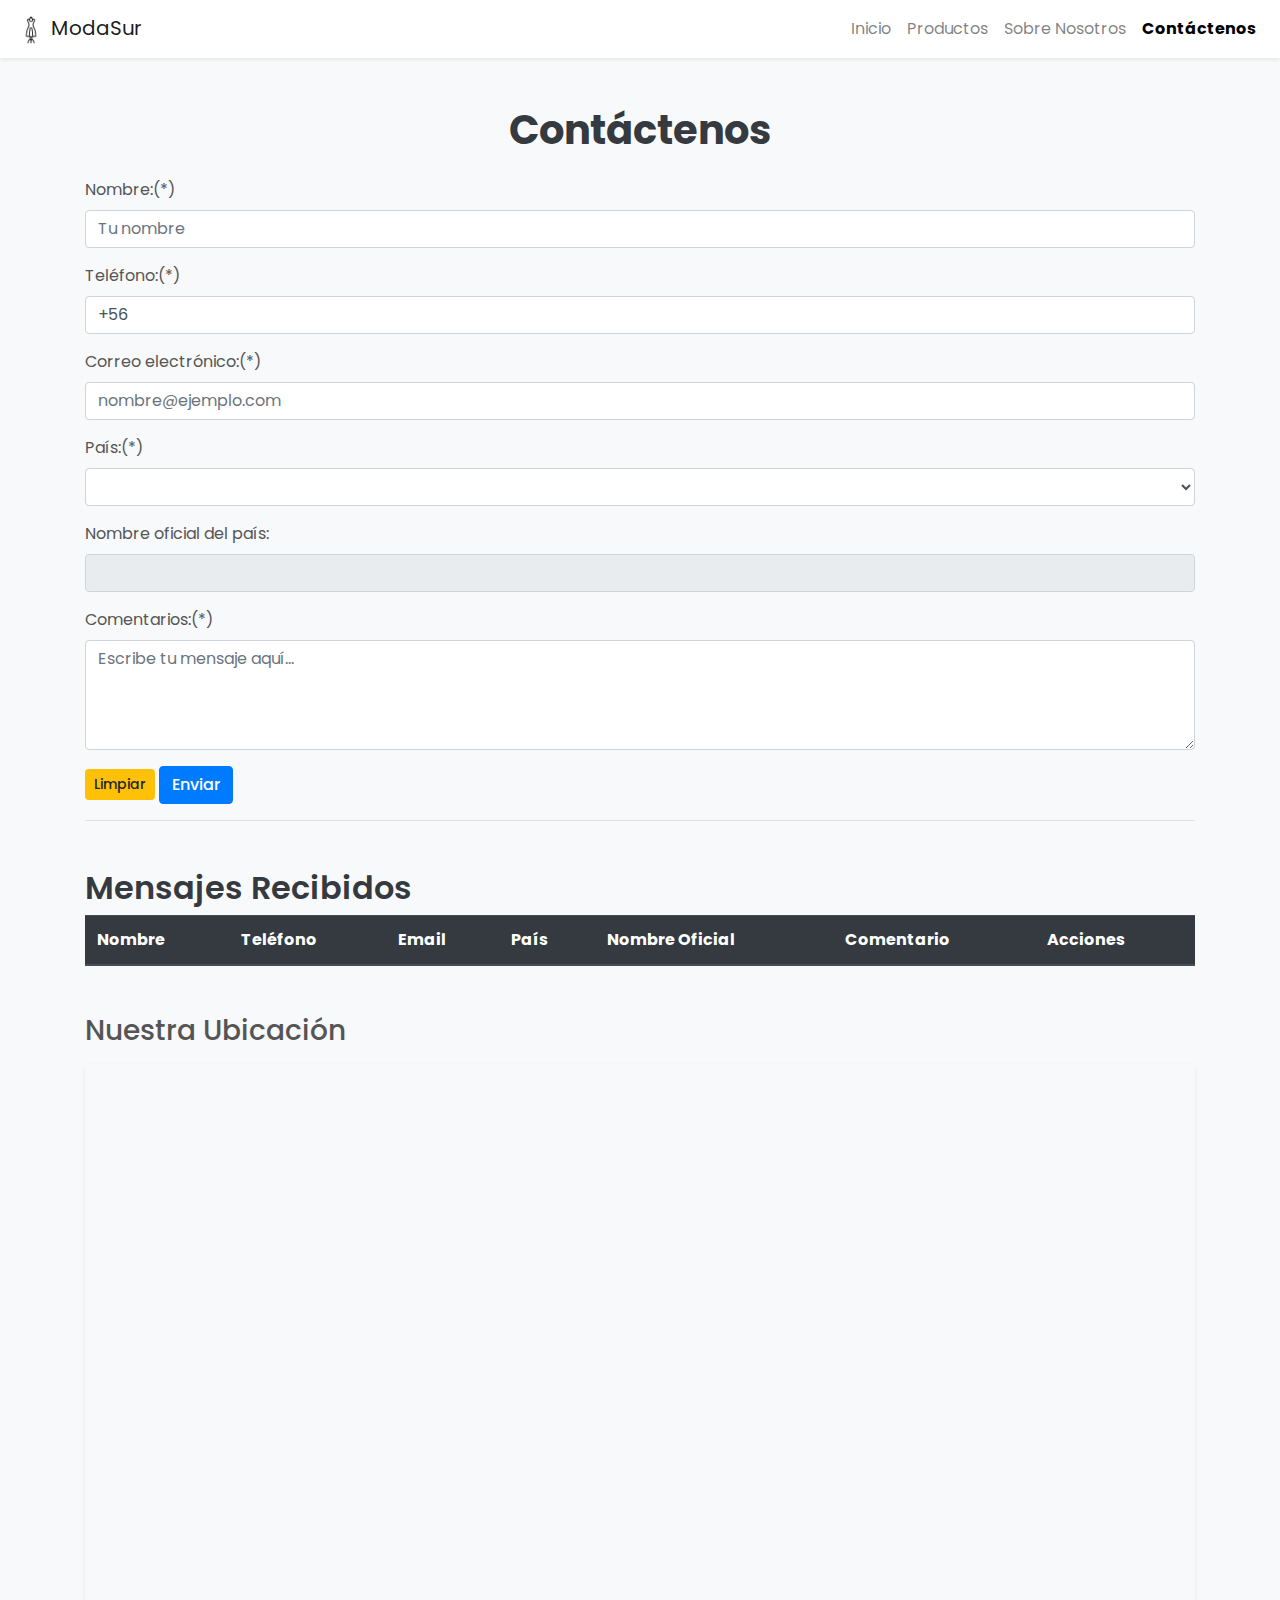
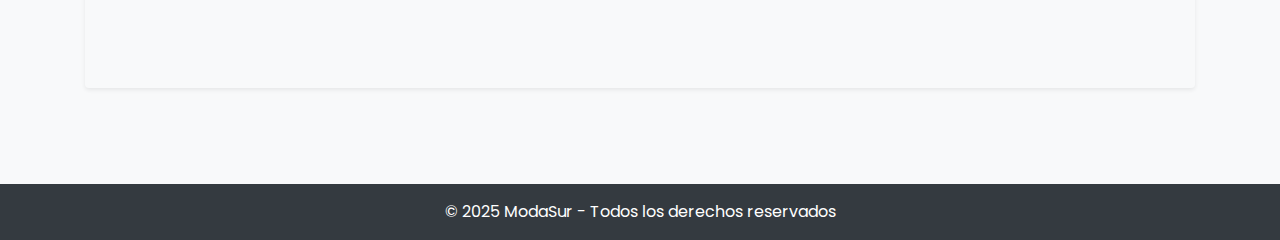
<file: contacto.html>
<!DOCTYPE html>
<html lang="es">
<head>
  <meta charset="UTF-8" />
  <meta name="viewport" content="width=device-width, initial-scale=1.0" />
  <title>ModaSur - Contáctenos</title>
  <link rel="icon" href="/imagenes/maniqui.png" type="image/png" />
  <link rel="stylesheet" href="https://stackpath.bootstrapcdn.com/bootstrap/4.5.2/css/bootstrap.min.css" />
  <link href="https://fonts.googleapis.com/css2?family=Poppins:wght@300;400&display=swap" rel="stylesheet" />
  <link rel="stylesheet" href="style.css" />
</head>
<body class="d-flex flex-column min-vh-100">
  <!-- NAVBAR -->
  <nav class="navbar navbar-expand-lg navbar-light bg-white shadow-sm">
    <a class="navbar-brand" href="index.html">
      <img src="/imagenes/maniqui.png" alt="ModaSur" height="30"> ModaSur
    </a>
    <button class="navbar-toggler" type="button" data-toggle="collapse" data-target="#navbarNav">
      <span class="navbar-toggler-icon"></span>
    </button>
    <div class="collapse navbar-collapse" id="navbarNav">
      <ul class="navbar-nav ml-auto">
        <a class="nav-link" href="index.html">Inicio</a>
        <a class="nav-link" href="servicios.html">Productos</a>
        <a class="nav-link" href="nosotros.html">Sobre Nosotros</a>
        <a class="nav-link active font-weight-bold" href="contacto.html">Contáctenos</a>
      </ul>
    </div>
  </nav>

  <main class="flex-fill container py-5">
    <h1 class="text-center mb-4">Contáctenos</h1>

    <!-- Formulario de contacto -->

    <form id="formularioContacto">
      <div class="form-group">
        <label for="nombre">Nombre:(*)</label>
        <input type="text" class="form-control" id="nombre" placeholder="Tu nombre">
      </div>

      <div class="form-group">
        <label for="telefono">Teléfono:(*)</label>
        <input type="text" class="form-control" id="telefono" placeholder="+56 912345678" value="+56">
      </div>
      
      <div class="form-group">
        <label for="correo">Correo electrónico:(*)</label>
        <input type="email" class="form-control" id="correo" placeholder="nombre@ejemplo.com">
      </div>

      <div class="form-group">
        <label for="pais">País:(*)</label>
        <select class="form-control" id="pais"></select>
      </div>

      <div class="form-group">
        <label for="nombreOficial">Nombre oficial del país:</label>
        <input type="text" class="form-control" id="nombreOficial" readonly>
      </div>

      <div class="form-group">
        <label for="mensaje">Comentarios:(*)</label>
        <textarea class="form-control" id="mensaje" rows="4" placeholder="Escribe tu mensaje aquí..."></textarea>
      </div>

      <button class="btn btn-sm btn-warning" id="buttonClean" type="button">Limpiar</button>
      <button type="submit" class="btn btn-primary">Enviar</button>
    </form>

    <!-- Tabla de contactos -->
    <hr>
    <h2 class="mt-5">Mensajes Recibidos</h2>
    <table class="table">
      <thead class="thead-dark">
        <tr>
          <th>Nombre</th>
          <th>Teléfono</th>
          <th>Email</th>
          <th>País</th>
          <th>Nombre Oficial</th>
          <th>Comentario</th>
          <th>Acciones</th>
        </tr>
      </thead>
      <tbody id="tablaContactos"></tbody>
    </table>

    <!-- Ubicación -->
    <h3 class="mt-5 mb-3">Nuestra Ubicación</h3>
    <div class="embed-responsive embed-responsive-16by9 mb-5 shadow-sm rounded">
      <iframe src="https://www.google.com/maps/embed?pb=!1m18!1m12!1m3!1d3455.9716477517386!2d-70.60913082403759!3d-33.417479295824904!2m3!1f0!2f0!3f0!3m2!1i1024!2i768!4f13.1!3m3!1m2!1s0x9662cf69d4719305%3A0x95a5b7fd1f2ed79a!2sAv.%20Andr%C3%A9s%20Bello%202425%2C%20Gran%20Torre%20Santiago%2C%207510689%20Providencia%2C%20Regi%C3%B3n%20Metropolitana!5e1!3m2!1ses-419!2scl!4v1749966119734!5m2!1ses-419!2scl" width="600" height="450" style="border:0;" allowfullscreen="" loading="lazy" referrerpolicy="no-referrer-when-downgrade"></iframe>
    </div>
  </main>

  <!-- Footer -->
  <footer class="bg-dark text-white p-3 mt-auto">
    <div class="text-center">
      <p class="mb-0">&copy; 2025 ModaSur - Todos los derechos reservados</p>
    </div>
  </footer>

  <!-- Scripts -->
  <script src="https://code.jquery.com/jquery-3.5.1.min.js"></script>
  <script>
    let editIndex = -1;

    $(document).ready(function () {
      cargarPaises();
      listarContactos();
    
      // Esto es para que el teléfono siempre empiece con +56 y tenga máximo 9 dígitos
      $('#telefono').on('input', function () {
        if (!this.value.startsWith('+56')) {
          this.value = '+56';
        }
        const soloNumeros = this.value.replace(/\D/g, '').substring(2, 11);
        this.value = '+56' + soloNumeros;
      });
    
    
      $('#pais').on('change', function () {
        const seleccionado = $('#pais option:selected');
        $('#nombreOficial').val(seleccionado.data('oficial'));
      });

      $('#buttonClean').on('click', function () {
        if (confirm('¿Estás seguro que deseas limpiar el formulario?')) {
          $('#formularioContacto')[0].reset();
          $('#pais').val('').trigger('change');
          $('#nombreOficial').val('');
          editIndex = -1;
        }
      });

      $('#formularioContacto').on('submit', function (e) {
        e.preventDefault();

        const nombre = $('#nombre').val().trim();
        const telefono = $('#telefono').val().trim();
        const correo = $('#correo').val().trim();
        const pais = $('#pais').val();
        const nombreOficial = $('#nombreOficial').val();
        const mensaje = $('#mensaje').val().trim();

        let errores = [];
        if (!nombre) errores.push("El nombre es obligatorio");
        if (!telefono || telefono === '+56') {
          errores.push("Debe ingresar su número de teléfono después del +56");
        } else if (!/^\+56\d{9}$/.test(telefono)) {
          errores.push("El teléfono debe tener exactamente 9 dígitos después del +56 (ej: +56912345678)");
        }
        
        if (!correo) {
          errores.push("El correo es obligatorio");
        } else {
          const regex = /^[^@\s]+@[^@\s]+\.[^@\s]+$/;
          if (!regex.test(correo)) errores.push("Correo no válido");
        }
        if (!pais) errores.push("Debe seleccionar un país");
        if (!mensaje) errores.push("Debe ingresar un comentario");

        if (errores.length > 0) {
          alert("Errores:\n" + errores.join("\n"));
          return;
        }

        const contacto = { nombre, telefono, correo, pais, nombreOficial, mensaje };
        let contactos = JSON.parse(localStorage.getItem('contactos')) || [];

        if (editIndex === -1) {
          contactos.push(contacto);
        } else {
          contactos[editIndex] = contacto;
          editIndex = -1;
        }

        localStorage.setItem('contactos', JSON.stringify(contactos));
        this.reset();
        $('#nombreOficial').val('');
        listarContactos();
      });
    });

    function cargarPaises() {
      $.ajax({
        url: 'https://restcountries.com/v3.1/lang/spanish',
        method: 'GET',
        success: function (data) {
          $('#pais').empty();
          $('#pais').append('<option value=\"\">Seleccione País</option>');
          data.forEach(function (p) {
            const nombre = p.name.nativeName?.spa?.common || p.name.common;
            const oficial = p.name.nativeName?.spa?.official || p.name.official;
            $('#pais').append(`<option value="${nombre}" data-oficial=\"${oficial}\">${nombre}</option>`);
          });
        },
        error: function () {
          alert("No se pudo cargar la lista de países");
        }
      });
    }

    function listarContactos() {
      const contactos = JSON.parse(localStorage.getItem('contactos')) || [];
      $('#tablaContactos').empty();
      contactos.forEach((c, i) => {
        $('#tablaContactos').append(`
          <tr>
            <td>${c.nombre}</td>
            <td>${c.telefono}</td>
            <td>${c.correo}</td>
            <td>${c.pais}</td>
            <td>${c.nombreOficial}</td>
            <td>${c.mensaje}</td>
            <td>
              <button class="btn btn-sm btn-warning" onclick="editarContacto(${i})">Editar</button>
              <button class="btn btn-sm btn-danger" onclick="eliminarContacto(${i})">Eliminar</button>
            </td>
          </tr>
        `);
      });
    }

    function editarContacto(index) {
      const contactos = JSON.parse(localStorage.getItem('contactos')) || [];
      const c = contactos[index];
      $('#nombre').val(c.nombre);
      $('#telefono').val(c.telefono);
      $('#correo').val(c.correo);
      $('#pais').val(c.pais).trigger('change');
      $('#nombreOficial').val(c.nombreOficial);
      $('#mensaje').val(c.mensaje);
      editIndex = index;
    }

    function eliminarContacto(index) {
      let contactos = JSON.parse(localStorage.getItem('contactos')) || [];
      if (confirm('¿Estás seguro que quieres eliminar este contacto?')) {
        contactos.splice(index, 1);
        localStorage.setItem('contactos', JSON.stringify(contactos));
        listarContactos();
      }
    }
  </script>
</body>
</html>
</file>
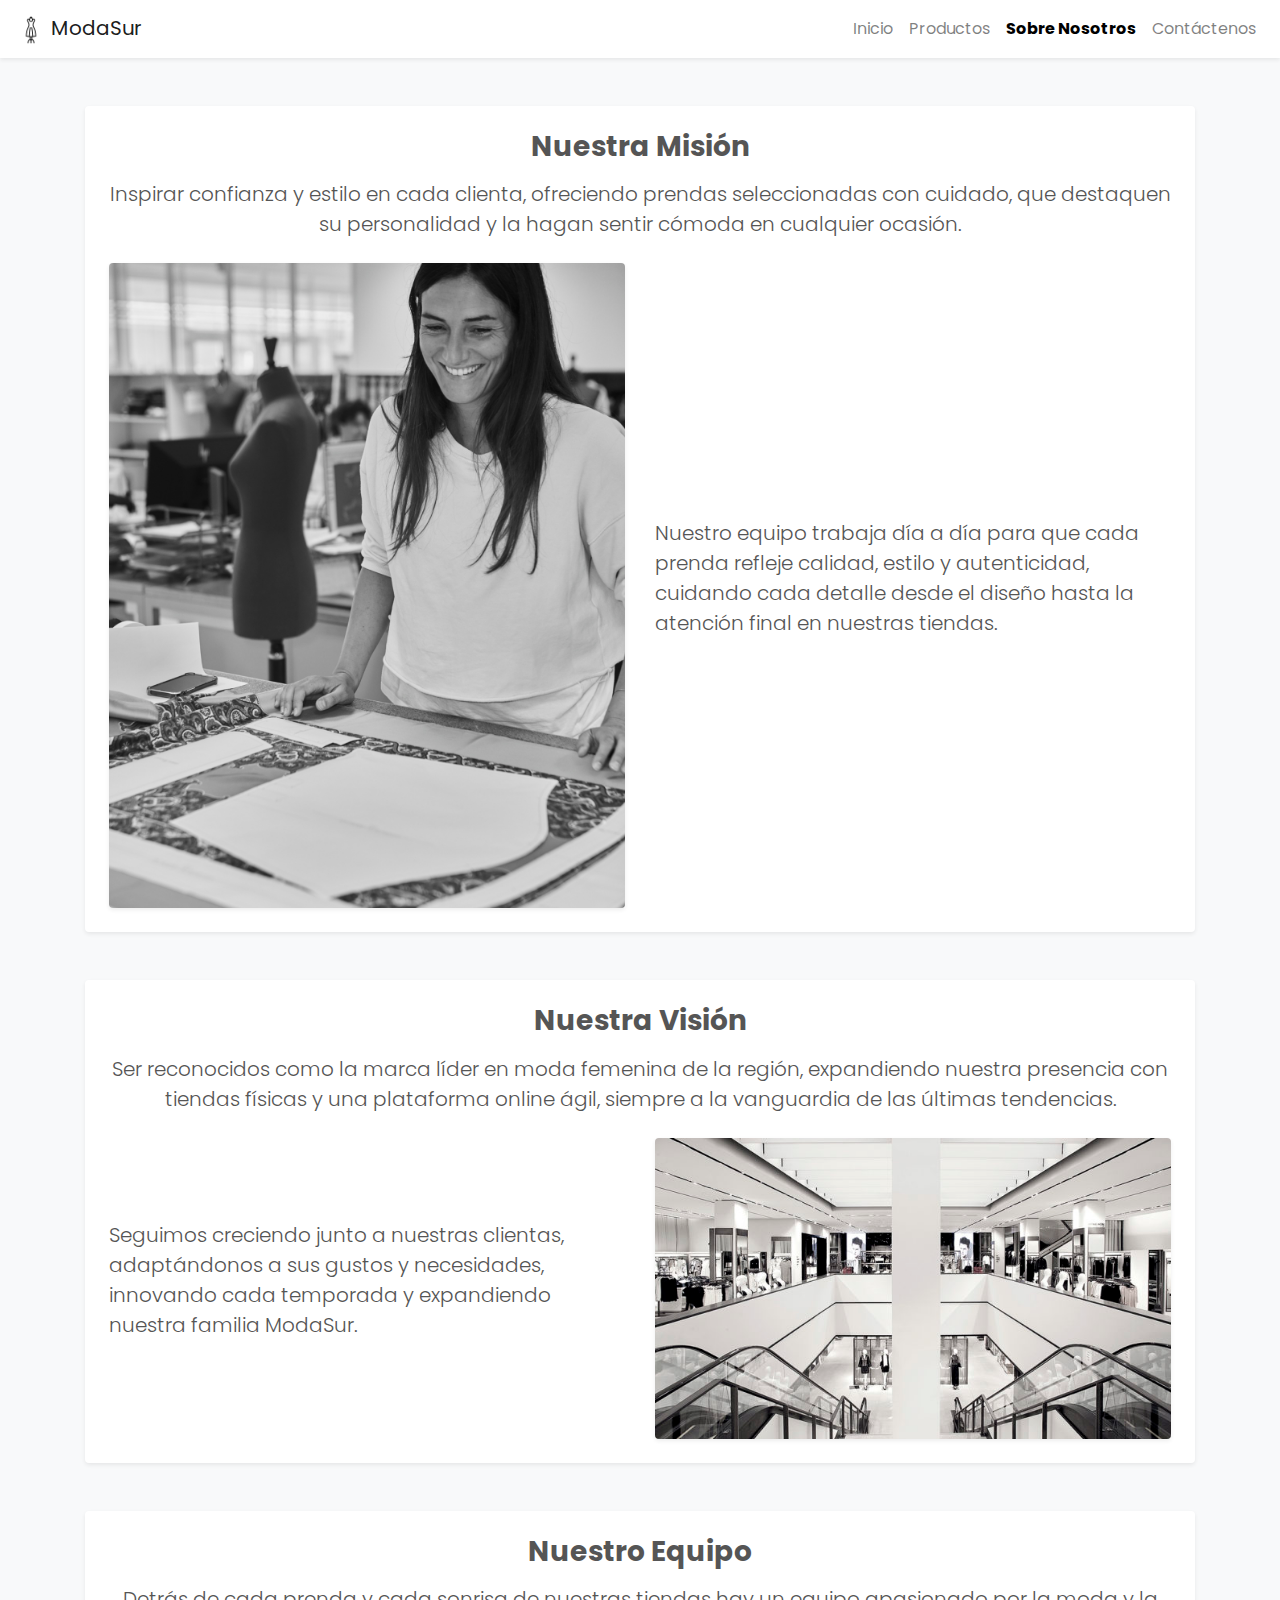
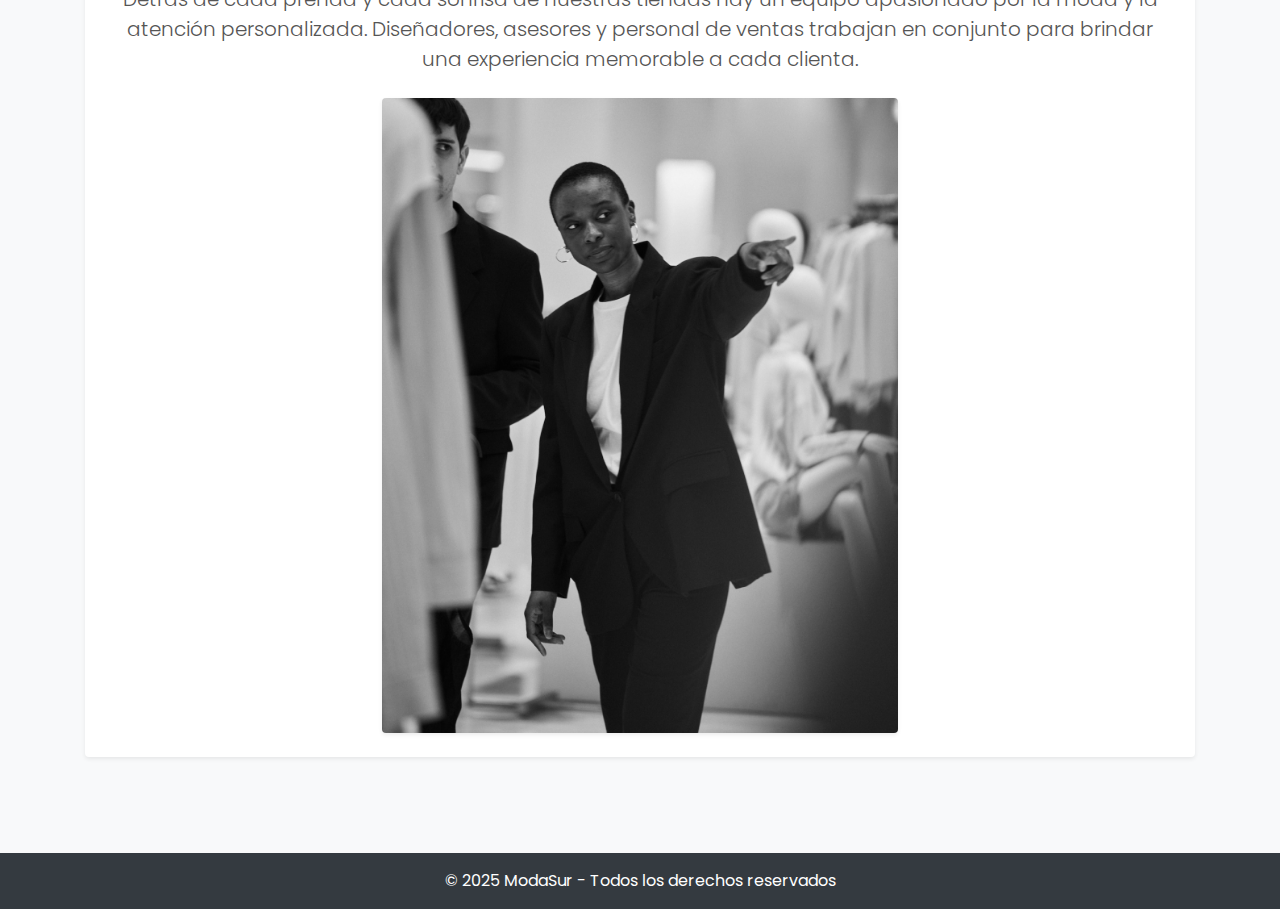
<file: nosotros.html>
<!DOCTYPE html>
<html lang="es">
  <head>
    <meta charset="UTF-8" />
    <meta name="viewport" content="width=device-width, initial-scale=1.0" />
    <title>ModaSur</title>
    <link rel="icon" href="/imagenes/maniqui.png" type="image/png" />
    <link rel="stylesheet" href="https://stackpath.bootstrapcdn.com/bootstrap/4.5.2/css/bootstrap.min.css" />
    <link href="https://fonts.googleapis.com/css2?family=Poppins:wght@300;400&display=swap" rel="stylesheet" />
    <!-- Scripts Bootstrap -->
    <script src="https://code.jquery.com/jquery-3.5.1.slim.min.js"></script>
    <script src="https://cdn.jsdelivr.net/npm/popper.js@1.16.1/dist/umd/popper.min.js"></script>
    <script src="https://stackpath.bootstrapcdn.com/bootstrap/4.5.2/js/bootstrap.min.js"></script>
    <link rel="stylesheet" href="style.css" />
</head>

  <body class="d-flex flex-column min-vh-100 bg-light">
    <!-- navbar -->
    <nav class="navbar navbar-expand-lg navbar-light bg-white shadow-sm">
      <a class="navbar-brand" href="index.html">
          <img src="/imagenes/maniqui.png" alt="ModaSur" height="30"> ModaSur
      </a>
      <button class="navbar-toggler" type="button" data-toggle="collapse" data-target="#navbarNav"
          aria-controls="navbarNav" aria-expanded="false" aria-label="Toggle navigation">
          <span class="navbar-toggler-icon"></span>
      </button>
      <div class="collapse navbar-collapse" id="navbarNav">
          <ul class="navbar-nav ml-auto">
              <a class="nav-link" href="index.html">Inicio</a>
              <a class="nav-link" href="servicios.html">Productos</a>
              <a class="nav-link  active font-weight-bold" href="nosotros.html">Sobre Nosotros</a>
              <a class="nav-link" href="contacto.html">Contáctenos</a>
          </ul>
      </div>
  </nav>

    <!-- contenido principal -->
    <main class="container py-5">

      <!-- Misión -->
      <section class="mb-5 p-4 bg-white rounded shadow-sm">
        <h3 class="text-center font-weight-bold mb-3">Nuestra Misión</h3>
        <p class="text-center lead">
          Inspirar confianza y estilo en cada clienta, ofreciendo prendas seleccionadas con cuidado,
          que destaquen su personalidad y la hagan sentir cómoda en cualquier ocasión.
        </p>
        <div class="row mt-4">
          <div class="col-md-6 mb-3 mb-md-0">
            <img src="imagenes/imagen27.jpg" alt="Equipo ModaSur" class="img-fluid rounded shadow-sm">
          </div>
          <div class="col-md-6 d-flex align-items-center">
            <p class="lead">
              Nuestro equipo trabaja día a día para que cada prenda refleje calidad, estilo y autenticidad,
              cuidando cada detalle desde el diseño hasta la atención final en nuestras tiendas.
            </p>
          </div>
        </div>
      </section>

      <!-- Visión -->
      <section class="mb-5 p-4 bg-white rounded shadow-sm">
        <h3 class="text-center font-weight-bold mb-3">Nuestra Visión</h3>
        <p class="text-center lead">
          Ser reconocidos como la marca líder en moda femenina de la región, expandiendo nuestra presencia
          con tiendas físicas y una plataforma online ágil, siempre a la vanguardia de las últimas tendencias.
        </p>
        <div class="row mt-4">
          <div class="col-md-6 d-flex align-items-center">
            <p class="lead">
              Seguimos creciendo junto a nuestras clientas, adaptándonos a sus gustos y necesidades,
              innovando cada temporada y expandiendo nuestra familia ModaSur.
            </p>
          </div>
          <div class="col-md-6">
            <img src="imagenes/imagen25.jpg" alt="Tienda ModaSur" class="img-fluid rounded shadow-sm">
          </div>
        </div>
      </section>

      <!-- Equipo -->
      <section class="mb-5 p-4 bg-white rounded shadow-sm text-center">
        <h3 class="font-weight-bold mb-3">Nuestro Equipo</h3>
        <p class="lead mb-4">
          Detrás de cada prenda y cada sonrisa de nuestras tiendas hay un equipo apasionado por la moda y la atención
          personalizada. Diseñadores, asesores y personal de ventas trabajan en conjunto para brindar una experiencia
          memorable a cada clienta.
        </p>
        <div class="row justify-content-center">
          <div class="col-md-6">
            <img src="imagenes/imagen26.jpg" alt="Equipo ModaSur" class="img-fluid rounded shadow-sm">
          </div>
        </div>
      </section>

    </main>

    <!-- footer -->
    <footer class="bg-dark text-white p-3 mt-auto">
      <div class="text-center">
        <p class="mb-0">&copy; 2025 ModaSur - Todos los derechos reservados</p>
      </div>
    </footer>

  </body>


</html>
</file>
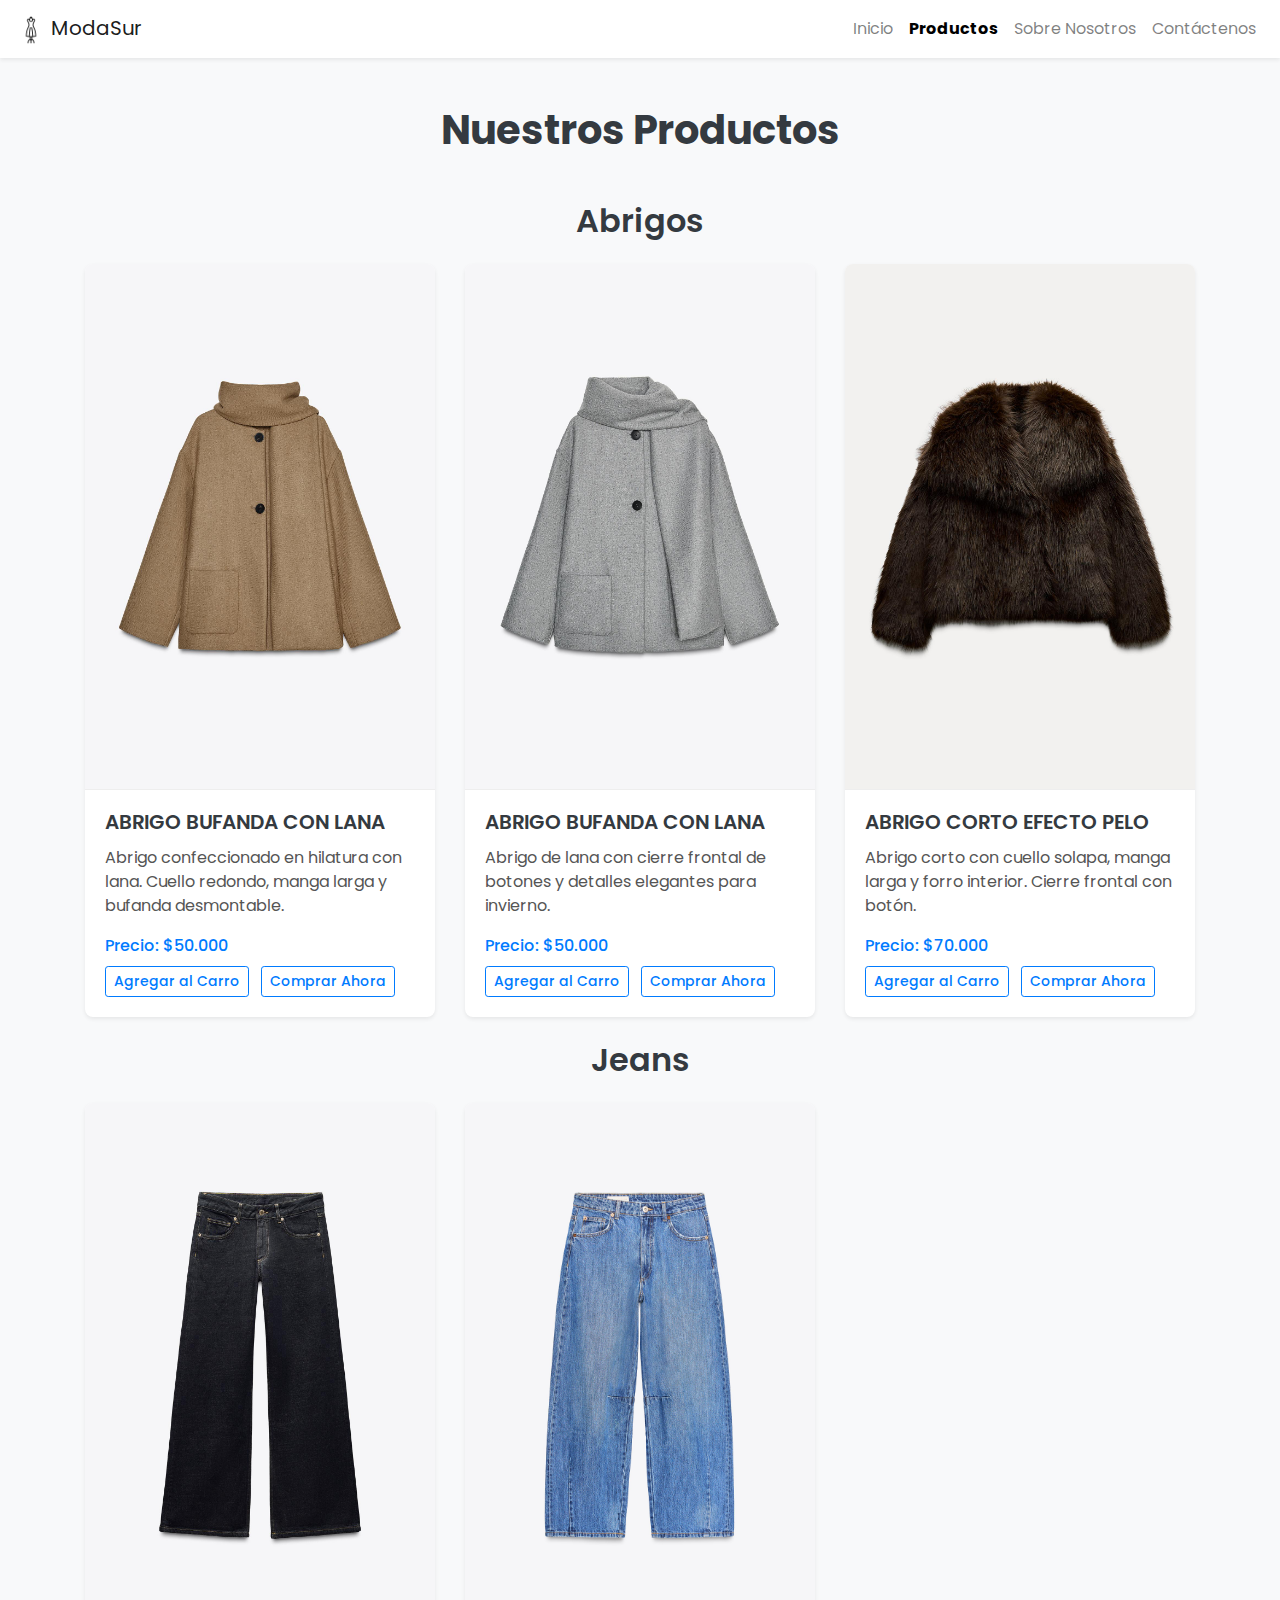
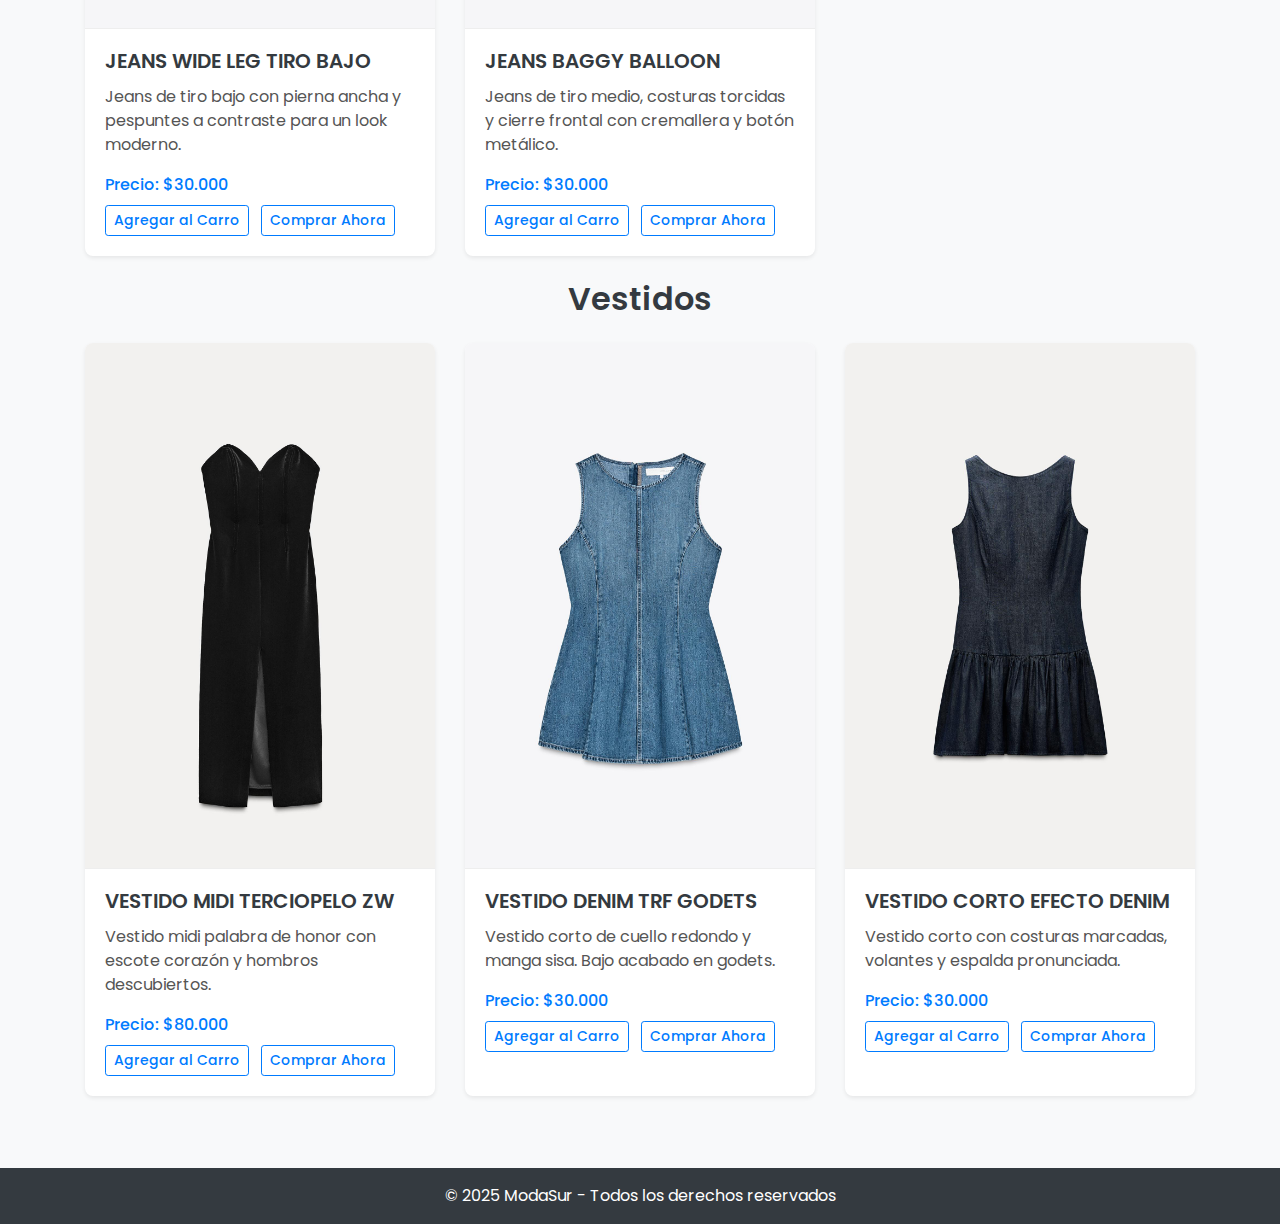
<file: servicios.html>
<!DOCTYPE html>
<html lang="es">
    <head>
        <meta charset="UTF-8" />
        <meta name="viewport" content="width=device-width, initial-scale=1.0" />
        <title>ModaSur</title>
        <link rel="icon" href="/imagenes/maniqui.png" type="image/png" />
        <link rel="stylesheet" href="https://stackpath.bootstrapcdn.com/bootstrap/4.5.2/css/bootstrap.min.css" />
        <link href="https://fonts.googleapis.com/css2?family=Poppins:wght@300;400&display=swap" rel="stylesheet" />
        <link rel="stylesheet" href="style.css" />
    </head>

    <body class="d-flex flex-column min-vh-100">
        <!-- navbar -->
        <nav class="navbar navbar-expand-lg navbar-light bg-white shadow-sm">
            <a class="navbar-brand" href="index.html">
              <img src="/imagenes/maniqui.png" alt="ModaSur" height="30"> ModaSur
            </a>
            <button class="navbar-toggler" type="button" data-toggle="collapse" data-target="#navbarNav"
              aria-controls="navbarNav" aria-expanded="false" aria-label="Toggle navigation">
              <span class="navbar-toggler-icon"></span>
            </button>
            <div class="collapse navbar-collapse" id="navbarNav">
              <ul class="navbar-nav ml-auto">
                <a class="nav-link" href="index.html">Inicio</a>
                <a class="nav-link active font-weight-bold" href="servicios.html">Productos</a>
                <a class="nav-link" href="nosotros.html">Sobre Nosotros</a>
                <a class="nav-link" href="contacto.html">Contáctenos</a>
              </ul>
            </div>
          </nav>

        <!-- CONTENIDO PRINCIPAL -->
        <main class="flex-fill container py-5">
            <h1 class="text-center mb-5">Nuestros Productos</h1>

            <!-- SECCIÓN ABRIGOS -->
            <h2 class="text-center mb-4">Abrigos</h2>
            <div class="row">
                <!-- Card 1 -->
                <div class="col-md-4 mb-4">
                    <div class="card h-100 shadow-sm">
                        <img src="imagenes/imagen7.jpg" class="card-img-top" alt="Abrigo Bufanda con Lana">
                        <div class="card-body">
                            <h5 class="card-title">ABRIGO BUFANDA CON LANA</h5>
                            <p class="card-text">Abrigo confeccionado en hilatura con lana. Cuello redondo, manga larga y
                                bufanda desmontable.</p>
                            <span class="price d-block mb-2">Precio: $50.000</span>
                            <button class="btn btn-outline-primary btn-sm">Agregar al Carro</button>
                            <button class="btn btn-outline-primary btn-sm ml-2">Comprar Ahora</button>
                        </div>
                    </div>
                </div>
                <!-- Card 2 -->
                <div class="col-md-4 mb-4">
                    <div class="card h-100 shadow-sm">
                        <img src="imagenes/imagen8.jpg" class="card-img-top" alt="Abrigo Bufanda con Lana">
                        <div class="card-body">
                            <h5 class="card-title">ABRIGO BUFANDA CON LANA</h5>
                            <p class="card-text">Abrigo de lana con cierre frontal de botones y detalles elegantes para
                                invierno.</p>
                            <span class="price d-block mb-2">Precio: $50.000</span>
                            <button class="btn btn-outline-primary btn-sm">Agregar al Carro</button>
                            <button class="btn btn-outline-primary btn-sm ml-2">Comprar Ahora</button>
                        </div>
                    </div>
                </div>
                <!-- Card 3 -->
                <div class="col-md-4 mb-4">
                    <div class="card h-100 shadow-sm">
                        <img src="imagenes/imagen13.jpg" class="card-img-top" alt="Abrigo Corto Efecto Pelo">
                        <div class="card-body">
                            <h5 class="card-title">ABRIGO CORTO EFECTO PELO</h5>
                            <p class="card-text">Abrigo corto con cuello solapa, manga larga y forro interior. Cierre
                                frontal con botón.</p>
                            <span class="price d-block mb-2">Precio: $70.000</span>
                            <button class="btn btn-outline-primary btn-sm">Agregar al Carro</button>
                            <button class="btn btn-outline-primary btn-sm ml-2">Comprar Ahora</button>
                        </div>
                    </div>
                </div>
            </div>

            <!-- SECCIÓN JEANS -->
            <h2 class="text-center mb-4">Jeans</h2>
            <div class="row">
                <!-- Card 1 -->
                <div class="col-md-4 mb-4">
                    <div class="card h-100 shadow-sm">
                        <img src="imagenes/imagen16.jpg" class="card-img-top" alt="Jeans Wide Leg Tiro Bajo">
                        <div class="card-body">
                            <h5 class="card-title">JEANS WIDE LEG TIRO BAJO</h5>
                            <p class="card-text">Jeans de tiro bajo con pierna ancha y pespuntes a contraste para un look
                                moderno.</p>
                            <span class="price d-block mb-2">Precio: $30.000</span>
                            <button class="btn btn-outline-primary btn-sm">Agregar al Carro</button>
                            <button class="btn btn-outline-primary btn-sm ml-2">Comprar Ahora</button>
                        </div>
                    </div>
                </div>
                <!-- Card 2 -->
                <div class="col-md-4 mb-4">
                    <div class="card h-100 shadow-sm">
                        <img src="imagenes/imagen14.jpg" class="card-img-top" alt="Jeans Baggy Balloon">
                        <div class="card-body">
                            <h5 class="card-title">JEANS BAGGY BALLOON</h5>
                            <p class="card-text">Jeans de tiro medio, costuras torcidas y cierre frontal con cremallera y
                                botón metálico.</p>
                            <span class="price d-block mb-2">Precio: $30.000</span>
                            <button class="btn btn-outline-primary btn-sm">Agregar al Carro</button>
                            <button class="btn btn-outline-primary btn-sm ml-2">Comprar Ahora</button>
                        </div>
                    </div>
                </div>
            </div>

            <!-- SECCIÓN VESTIDOS -->
            <h2 class="text-center mb-4">Vestidos</h2>
            <div class="row">
                <!-- Card 1 -->
                <div class="col-md-4 mb-4">
                    <div class="card h-100 shadow-sm">
                        <img src="imagenes/imagen19.jpg" class="card-img-top" alt="Vestido Midi Terciopelo">
                        <div class="card-body">
                            <h5 class="card-title">VESTIDO MIDI TERCIOPELO ZW</h5>
                            <p class="card-text">Vestido midi palabra de honor con escote corazón y hombros descubiertos.
                            </p>
                            <span class="price d-block mb-2">Precio: $80.000</span>
                            <button class="btn btn-outline-primary btn-sm">Agregar al Carro</button>
                            <button class="btn btn-outline-primary btn-sm ml-2">Comprar Ahora</button>
                        </div>
                    </div>
                </div>
                <!-- Card 2 -->
                <div class="col-md-4 mb-4">
                    <div class="card h-100 shadow-sm">
                        <img src="imagenes/imagen17.jpg" class="card-img-top" alt="Vestido Denim TRF">
                        <div class="card-body">
                            <h5 class="card-title">VESTIDO DENIM TRF GODETS</h5>
                            <p class="card-text">Vestido corto de cuello redondo y manga sisa. Bajo acabado en godets.</p>
                            <span class="price d-block mb-2">Precio: $30.000</span>
                            <button class="btn btn-outline-primary btn-sm">Agregar al Carro</button>
                            <button class="btn btn-outline-primary btn-sm ml-2">Comprar Ahora</button>
                        </div>
                    </div>
                </div>
                <!-- Card 3 -->
                <div class="col-md-4 mb-4">
                    <div class="card h-100 shadow-sm">
                        <img src="imagenes/imagen18.jpg" class="card-img-top" alt="Vestido Efecto Denim">
                        <div class="card-body">
                            <h5 class="card-title">VESTIDO CORTO EFECTO DENIM</h5>
                            <p class="card-text">Vestido corto con costuras marcadas, volantes y espalda pronunciada.</p>
                            <span class="price d-block mb-2">Precio: $30.000</span>
                            <button class="btn btn-outline-primary btn-sm">Agregar al Carro</button>
                            <button class="btn btn-outline-primary btn-sm ml-2">Comprar Ahora</button>
                        </div>
                    </div>
                </div>
            </div>
        </main>

        <!-- FOOTER -->
        <footer class="bg-dark text-white p-3 mt-auto">
            <div class="text-center">
                <p class="mb-0">&copy; 2025 ModaSur - Todos los derechos reservados</p>
            </div>
        </footer>

    </body>
    <!-- Scripts Bootstrap -->
    <script src="https://code.jquery.com/jquery-3.5.1.slim.min.js"></script>
    <script src="https://cdn.jsdelivr.net/npm/popper.js@1.16.1/dist/umd/popper.min.js"></script>
    <script src="https://stackpath.bootstrapcdn.com/bootstrap/4.5.2/js/bootstrap.min.js"></script>
</html>
</file>
<file: style.css>
/* === TIPOGRAFÍA GENERAL === */
body {
    font-family: 'Poppins', sans-serif;
    background-color: #f8f9fa;
    color: #555;
  }
  
  /* === TÍTULOS === */
  h1, h2, h5 {
    color: #343a40;
    font-weight: 600;
  }
  
  h1 {
    font-weight: 700;
  }
  
  /* === NAVBAR === */
  .navbar {
    box-shadow: 0 2px 4px rgba(0, 0, 0, 0.1);
  }
  
  .navbar .nav-link.active {
    font-weight: 600;
    color: #000000 !important;
  }
  
  /* === CARDS DE PRODUCTOS === */
  .card {
    border: none;
    border-radius: 8px;
    overflow: hidden;
  }
  
  .card-img-top {
    border-bottom: 1px solid #eee;
  }
  
  .card-title {
    font-weight: 600;
    color: #343a40;
  }
  
  .card-text {
    color: #555;
  }
  
  /* === PRECIO === */
  .price {
    font-weight: 500;
    color: #007bff;
    font-size: 1rem;
  }
  
  /* === BOTONES === */
  .btn {
    font-weight: 500;
    transition: all 0.2s ease-in-out;
  }
  
  .btn-outline-primary:hover {
    background-color: #007bff;
    color: #fff;
  }
  
  /*FOOTER*/
  footer {
    position: relative;
    bottom: 0;
    left: 0;
    right: 0;
  }
</file>
